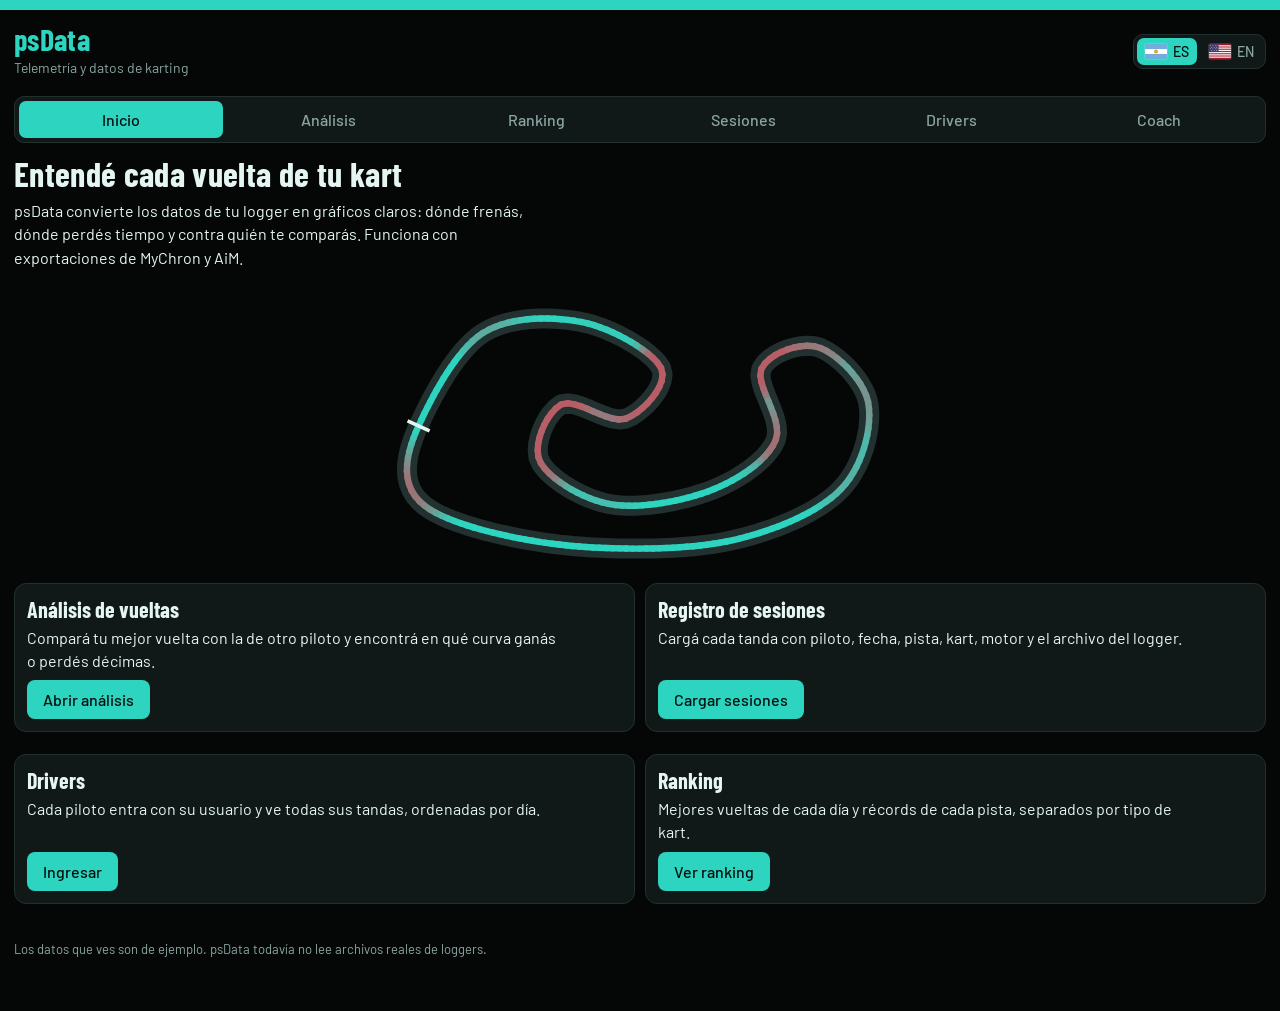
<file: index.html>
<!doctype html>
<html lang="es"><head><meta charset="utf-8">
<meta name="viewport" content="width=device-width, initial-scale=1, viewport-fit=cover">
<title>psData · Telemetría y datos de karting</title>
<meta name="description" content="Analizá vueltas, compará pilotos y seguí carreras de karting con telemetría de MyChron y AiM.">
<link rel="canonical" href="https://TUDOMINIO.com/">
<meta property="og:type" content="website"><meta property="og:site_name" content="psData">
<meta property="og:title" content="psData · Telemetría y datos de karting"><meta property="og:description" content="Analizá vueltas, compará pilotos y seguí carreras de karting con telemetría de MyChron y AiM."><meta property="og:url" content="https://TUDOMINIO.com/">
<meta name="twitter:card" content="summary">
<link rel="icon" href="data:image/svg+xml,%3Csvg xmlns='http://www.w3.org/2000/svg' viewBox='0 0 100 100'%3E%3Ctext y='.9em' font-size='90'%3E🏁%3C/text%3E%3C/svg%3E">
<link href="https://fonts.googleapis.com/css2?family=Barlow+Condensed:wght@500;700&family=Barlow:wght@400;500&display=swap" rel="stylesheet">
<link rel="stylesheet" href="style.css?v=202611232330">
<script type="application/ld+json">{"@context":"https://schema.org","@type":"WebSite","name":"psData","url":"https://TUDOMINIO.com/","inLanguage":"es"}</script>
</head>
<body data-page="h">
<div class="flag"></div>
<header><a class="brand" href="index.html">psData</a><div class="sub">Telemetría y datos de karting</div></header>
<nav aria-label="Principal"><a href="index.html" aria-current="page">Inicio</a><a href="analisis.html">Análisis</a><a href="ranking.html">Ranking</a><a href="sesiones.html">Sesiones</a><a href="drivers.html">Drivers</a><a href="coach.html">Coach</a></nav>
<main><h1>Entendé cada vuelta de tu kart</h1><p class="intro">psData convierte los datos de tu logger en gráficos claros: dónde frenás, dónde perdés tiempo y contra quién te comparás. Funciona con exportaciones de MyChron y AiM.</p>
<div id="view"></div>
<section class="feat" aria-label="Qué podés hacer">
<div class="card"><h2>Análisis de vueltas</h2><p>Compará tu mejor vuelta con la de otro piloto y encontrá en qué curva ganás o perdés décimas.</p><a class="cta" href="analisis.html">Abrir análisis</a></div>
<div class="card"><h2>Registro de sesiones</h2><p>Cargá cada tanda con piloto, fecha, pista, kart, motor y el archivo del logger.</p><a class="cta" href="sesiones.html">Cargar sesiones</a></div>
<div class="card"><h2>Drivers</h2><p>Cada piloto entra con su usuario y ve todas sus tandas, ordenadas por día.</p><a class="cta" href="drivers.html">Ingresar</a></div>
<div class="card"><h2>Ranking</h2><p>Mejores vueltas de cada día y récords de cada pista, separados por tipo de kart.</p><a class="cta" href="ranking.html">Ver ranking</a></div></section></main>
<footer><p>Los datos que ves son de ejemplo. psData todavía no lee archivos reales de loggers.</p></footer>
<script src="i18n.js?v=202611232330"></script>
<script src="app.js?v=202611232330"></script>
</body></html>
</file>
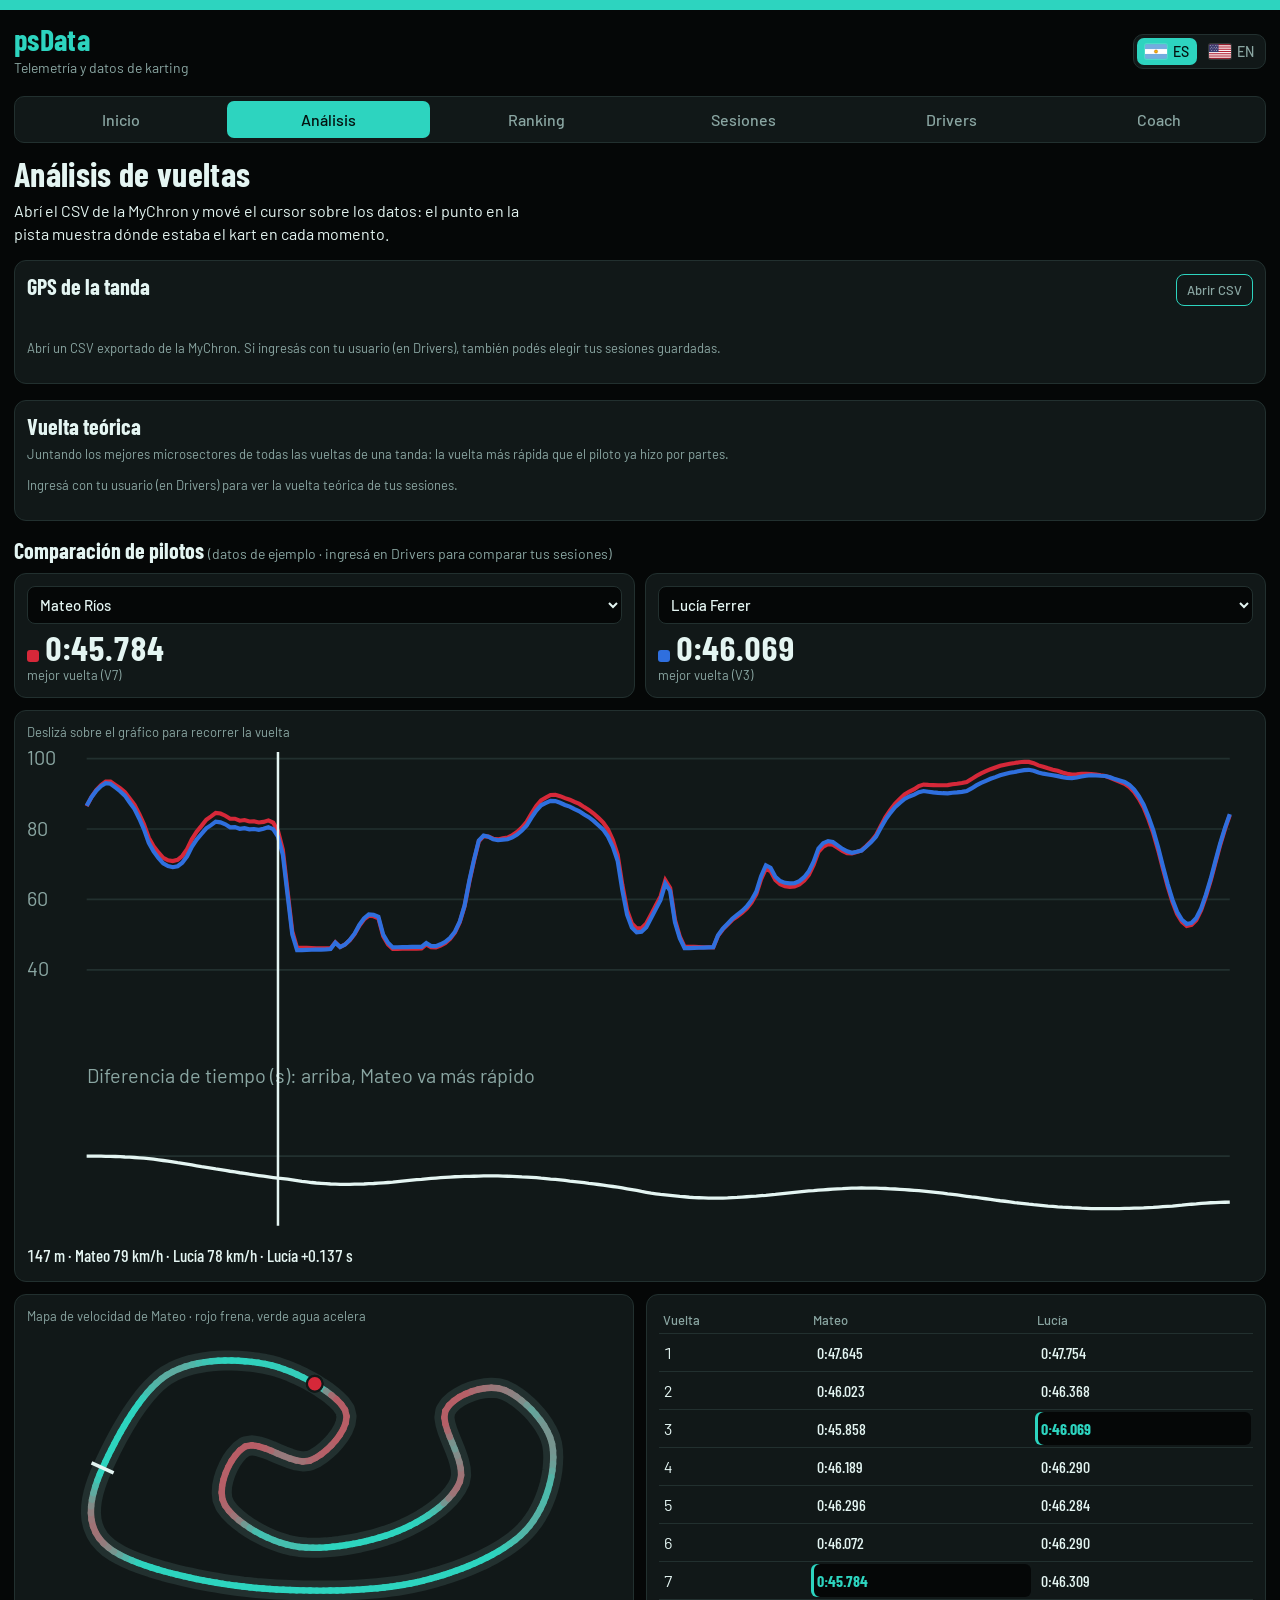
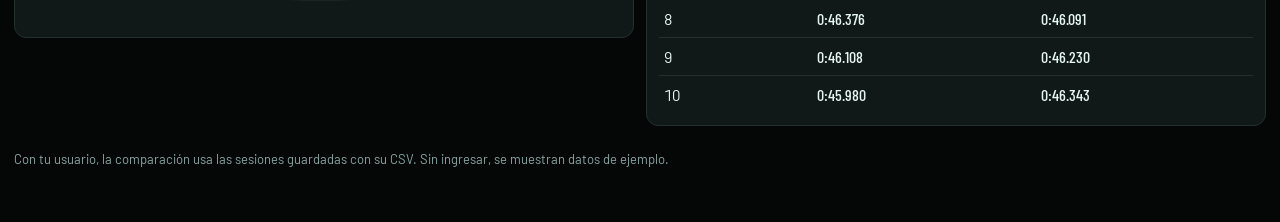
<file: analisis.html>
<!doctype html>
<html lang="es"><head><meta charset="utf-8">
<meta name="viewport" content="width=device-width, initial-scale=1, viewport-fit=cover">
<title>Análisis de vueltas de karting · psData</title>
<meta name="description" content="Compará dos pilotos metro a metro: velocidad, frenadas y diferencia de tiempo en cada vuelta.">
<link rel="canonical" href="https://TUDOMINIO.com/analisis.html">
<meta property="og:type" content="website"><meta property="og:site_name" content="psData">
<meta property="og:title" content="Análisis de vueltas de karting · psData"><meta property="og:description" content="Compará dos pilotos metro a metro: velocidad, frenadas y diferencia de tiempo en cada vuelta."><meta property="og:url" content="https://TUDOMINIO.com/analisis.html">
<meta name="twitter:card" content="summary">
<link rel="icon" href="data:image/svg+xml,%3Csvg xmlns='http://www.w3.org/2000/svg' viewBox='0 0 100 100'%3E%3Ctext y='.9em' font-size='90'%3E🏁%3C/text%3E%3C/svg%3E">
<link href="https://fonts.googleapis.com/css2?family=Barlow+Condensed:wght@500;700&family=Barlow:wght@400;500&display=swap" rel="stylesheet">
<link rel="stylesheet" href="style.css?v=202611232330">

</head>
<body data-page="a">
<div class="flag"></div>
<header><a class="brand" href="index.html">psData</a><div class="sub">Telemetría y datos de karting</div></header>
<nav aria-label="Principal"><a href="index.html">Inicio</a><a href="analisis.html" aria-current="page">Análisis</a><a href="ranking.html">Ranking</a><a href="sesiones.html">Sesiones</a><a href="drivers.html">Drivers</a><a href="coach.html">Coach</a></nav>
<main><h1>Análisis de vueltas</h1><p class="intro">Abrí el CSV de la MyChron y mové el cursor sobre los datos: el punto en la pista muestra dónde estaba el kart en cada momento.</p>
<div id="gpsv"></div>
<div id="teov"></div>
<h2 class="h2 demo">Comparación de pilotos</h2>
<div id="view"></div>
</main>
<footer><p>Con tu usuario, la comparación usa las sesiones guardadas con su CSV. Sin ingresar, se muestran datos de ejemplo.</p></footer>
<script src="i18n.js?v=202611232330"></script>
<script src="config.js?v=202611232330"></script>
<script src="app.js?v=202611232330"></script>
</body></html>
</file>
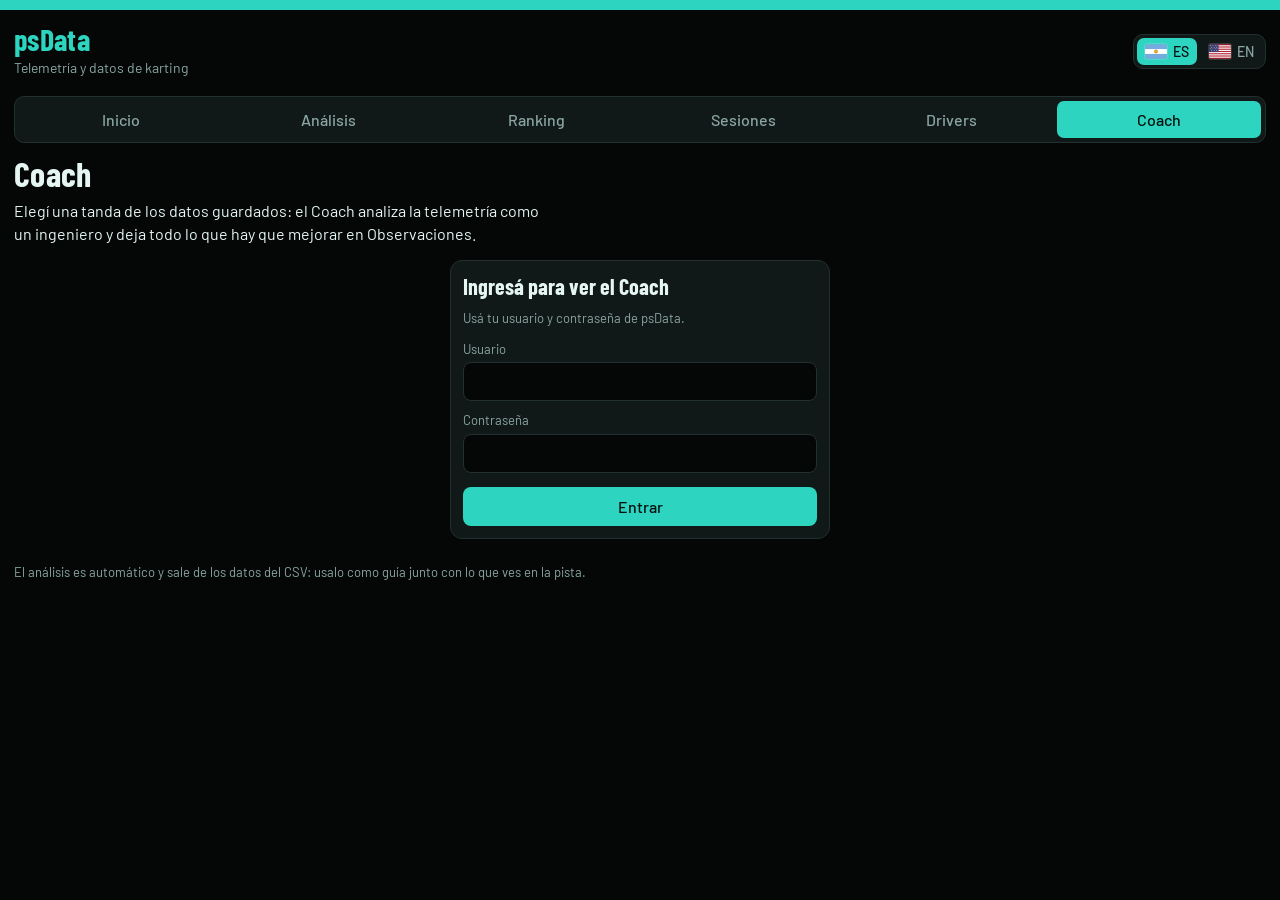
<file: coach.html>
<!doctype html>
<html lang="es"><head><meta charset="utf-8">
<meta name="viewport" content="width=device-width, initial-scale=1, viewport-fit=cover">
<title>Coach · psData</title>
<meta name="robots" content="noindex">
<meta name="description" content="Análisis de ingeniero de cada tanda: dónde se pierde tiempo y cómo corregirlo.">
<link rel="canonical" href="https://TUDOMINIO.com/coach.html">
<meta property="og:type" content="website"><meta property="og:site_name" content="psData">
<meta property="og:title" content="Coach · psData"><meta property="og:description" content="Análisis de ingeniero de cada tanda: dónde se pierde tiempo y cómo corregirlo."><meta property="og:url" content="https://TUDOMINIO.com/coach.html">
<meta name="twitter:card" content="summary">
<link rel="icon" href="data:image/svg+xml,%3Csvg xmlns='http://www.w3.org/2000/svg' viewBox='0 0 100 100'%3E%3Ctext y='.9em' font-size='90'%3E🏁%3C/text%3E%3C/svg%3E">
<link href="https://fonts.googleapis.com/css2?family=Barlow+Condensed:wght@500;700&family=Barlow:wght@400;500&display=swap" rel="stylesheet">
<link rel="stylesheet" href="style.css?v=202611232330">

</head>
<body data-page="c">
<div class="flag"></div>
<header><a class="brand" href="index.html">psData</a><div class="sub">Telemetría y datos de karting</div></header>
<nav aria-label="Principal"><a href="index.html">Inicio</a><a href="analisis.html">Análisis</a><a href="ranking.html">Ranking</a><a href="sesiones.html">Sesiones</a><a href="drivers.html">Drivers</a><a href="coach.html" aria-current="page">Coach</a></nav>
<main><h1>Coach</h1><p class="intro">Elegí una tanda de los datos guardados: el Coach analiza la telemetría como un ingeniero y deja todo lo que hay que mejorar en Observaciones.</p>
<div id="view"></div>
</main>
<footer><p>El análisis es automático y sale de los datos del CSV: usalo como guía junto con lo que ves en la pista.</p></footer>
<script src="i18n.js?v=202611232330"></script>
<script src="config.js?v=202611232330"></script>
<script src="app.js?v=202611232330"></script>
</body></html>
</file>
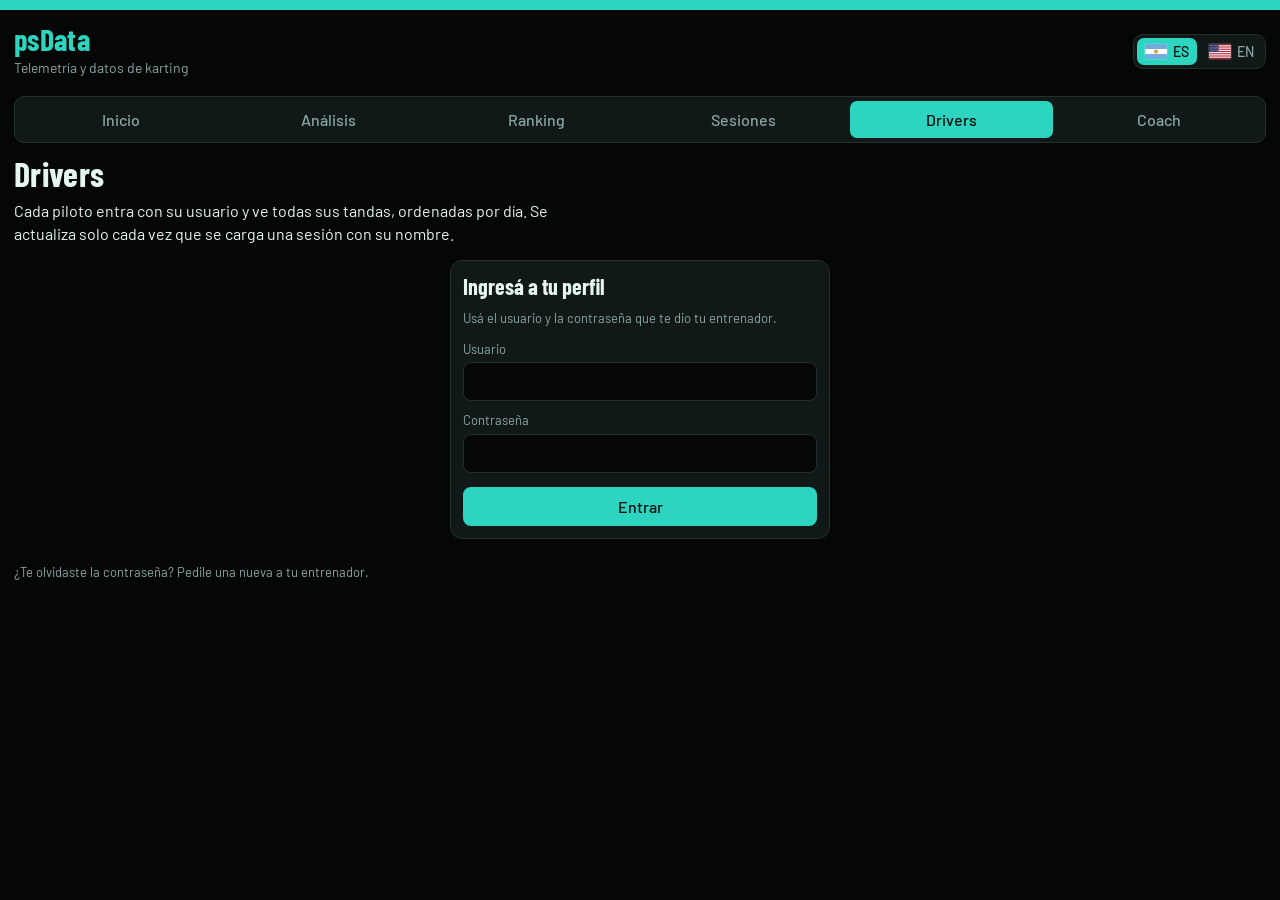
<file: drivers.html>
<!doctype html>
<html lang="es"><head><meta charset="utf-8">
<meta name="viewport" content="width=device-width, initial-scale=1, viewport-fit=cover">
<title>Drivers · psData</title>
<meta name="robots" content="noindex">
<meta name="description" content="Perfil de cada piloto con todas sus tandas de karting.">
<link rel="canonical" href="https://TUDOMINIO.com/drivers.html">
<meta property="og:type" content="website"><meta property="og:site_name" content="psData">
<meta property="og:title" content="Drivers · psData"><meta property="og:description" content="Perfil de cada piloto con todas sus tandas de karting."><meta property="og:url" content="https://TUDOMINIO.com/drivers.html">
<meta name="twitter:card" content="summary">
<link rel="icon" href="data:image/svg+xml,%3Csvg xmlns='http://www.w3.org/2000/svg' viewBox='0 0 100 100'%3E%3Ctext y='.9em' font-size='90'%3E🏁%3C/text%3E%3C/svg%3E">
<link href="https://fonts.googleapis.com/css2?family=Barlow+Condensed:wght@500;700&family=Barlow:wght@400;500&display=swap" rel="stylesheet">
<link rel="stylesheet" href="style.css?v=202611232330">
</head>
<body data-page="d">
<div class="flag"></div>
<header><a class="brand" href="index.html">psData</a><div class="sub">Telemetría y datos de karting</div></header>
<nav aria-label="Principal"><a href="index.html">Inicio</a><a href="analisis.html">Análisis</a><a href="ranking.html">Ranking</a><a href="sesiones.html">Sesiones</a><a href="drivers.html" aria-current="page">Drivers</a><a href="coach.html">Coach</a></nav>
<main><h1>Drivers</h1><p class="intro">Cada piloto entra con su usuario y ve todas sus tandas, ordenadas por día. Se actualiza solo cada vez que se carga una sesión con su nombre.</p>
<div id="view"></div>
</main>
<footer><p>¿Te olvidaste la contraseña? Pedile una nueva a tu entrenador.</p></footer>
<script src="i18n.js?v=202611232330"></script>
<script src="config.js?v=202611232330"></script>
<script src="app.js?v=202611232330"></script>
</body></html>
</file>
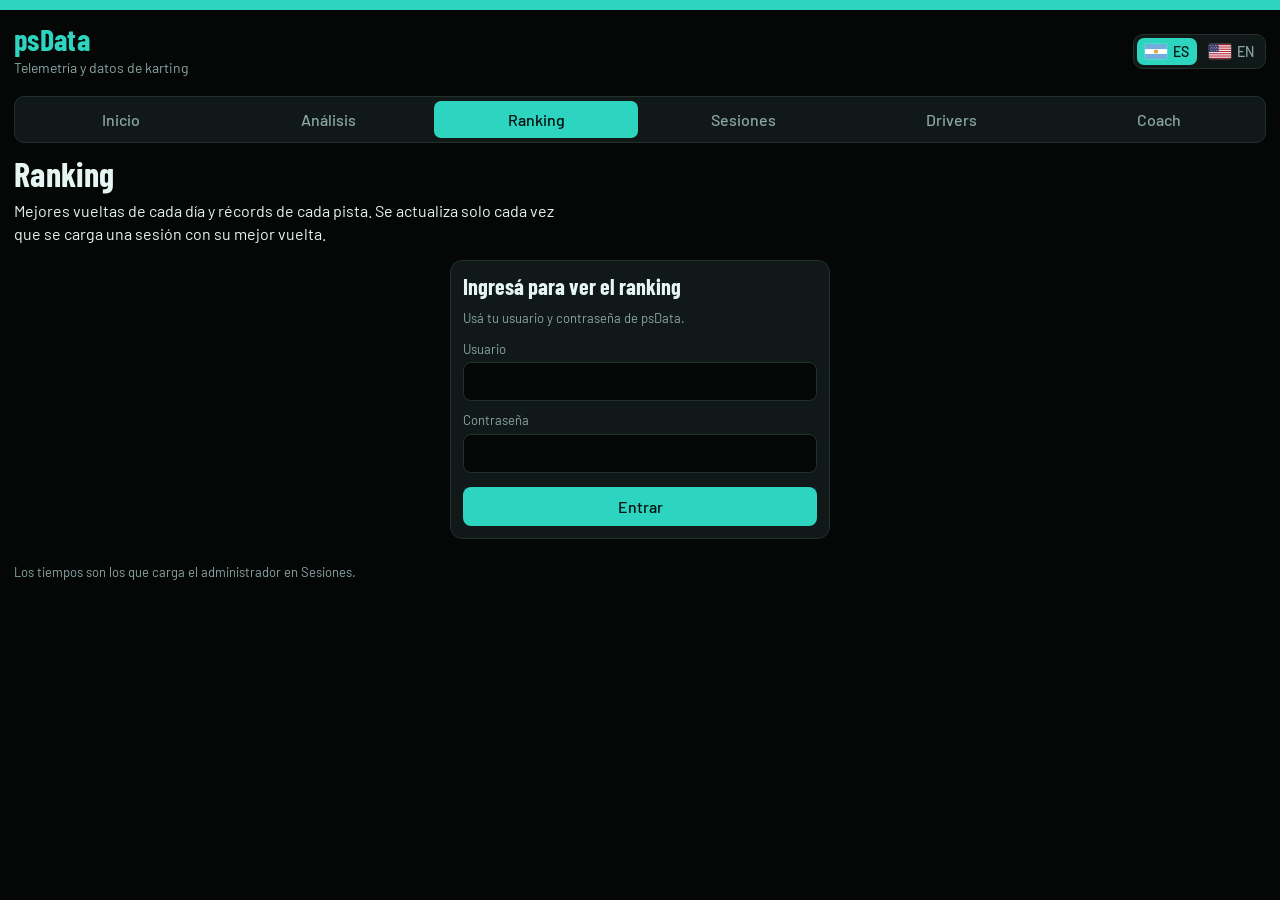
<file: ranking.html>
<!doctype html>
<html lang="es"><head><meta charset="utf-8">
<meta name="viewport" content="width=device-width, initial-scale=1, viewport-fit=cover">
<title>Ranking de pilotos de karting · psData</title>
<meta name="description" content="Puntos, mejores vueltas y regularidad de los pilotos del campeonato.">
<link rel="canonical" href="https://TUDOMINIO.com/ranking.html">
<meta property="og:type" content="website"><meta property="og:site_name" content="psData">
<meta property="og:title" content="Ranking de pilotos de karting · psData"><meta property="og:description" content="Puntos, mejores vueltas y regularidad de los pilotos del campeonato."><meta property="og:url" content="https://TUDOMINIO.com/ranking.html">
<meta name="twitter:card" content="summary">
<link rel="icon" href="data:image/svg+xml,%3Csvg xmlns='http://www.w3.org/2000/svg' viewBox='0 0 100 100'%3E%3Ctext y='.9em' font-size='90'%3E🏁%3C/text%3E%3C/svg%3E">
<link href="https://fonts.googleapis.com/css2?family=Barlow+Condensed:wght@500;700&family=Barlow:wght@400;500&display=swap" rel="stylesheet">
<link rel="stylesheet" href="style.css?v=202611232330">

</head>
<body data-page="r">
<div class="flag"></div>
<header><a class="brand" href="index.html">psData</a><div class="sub">Telemetría y datos de karting</div></header>
<nav aria-label="Principal"><a href="index.html">Inicio</a><a href="analisis.html">Análisis</a><a href="ranking.html" aria-current="page">Ranking</a><a href="sesiones.html">Sesiones</a><a href="drivers.html">Drivers</a><a href="coach.html">Coach</a></nav>
<main><h1>Ranking</h1><p class="intro">Mejores vueltas de cada día y récords de cada pista. Se actualiza solo cada vez que se carga una sesión con su mejor vuelta.</p>
<div id="view"></div>
</main>
<footer><p>Los tiempos son los que carga el administrador en Sesiones.</p></footer>
<script src="i18n.js?v=202611232330"></script>
<script src="config.js?v=202611232330"></script>
<script src="app.js?v=202611232330"></script>
</body></html>
</file>
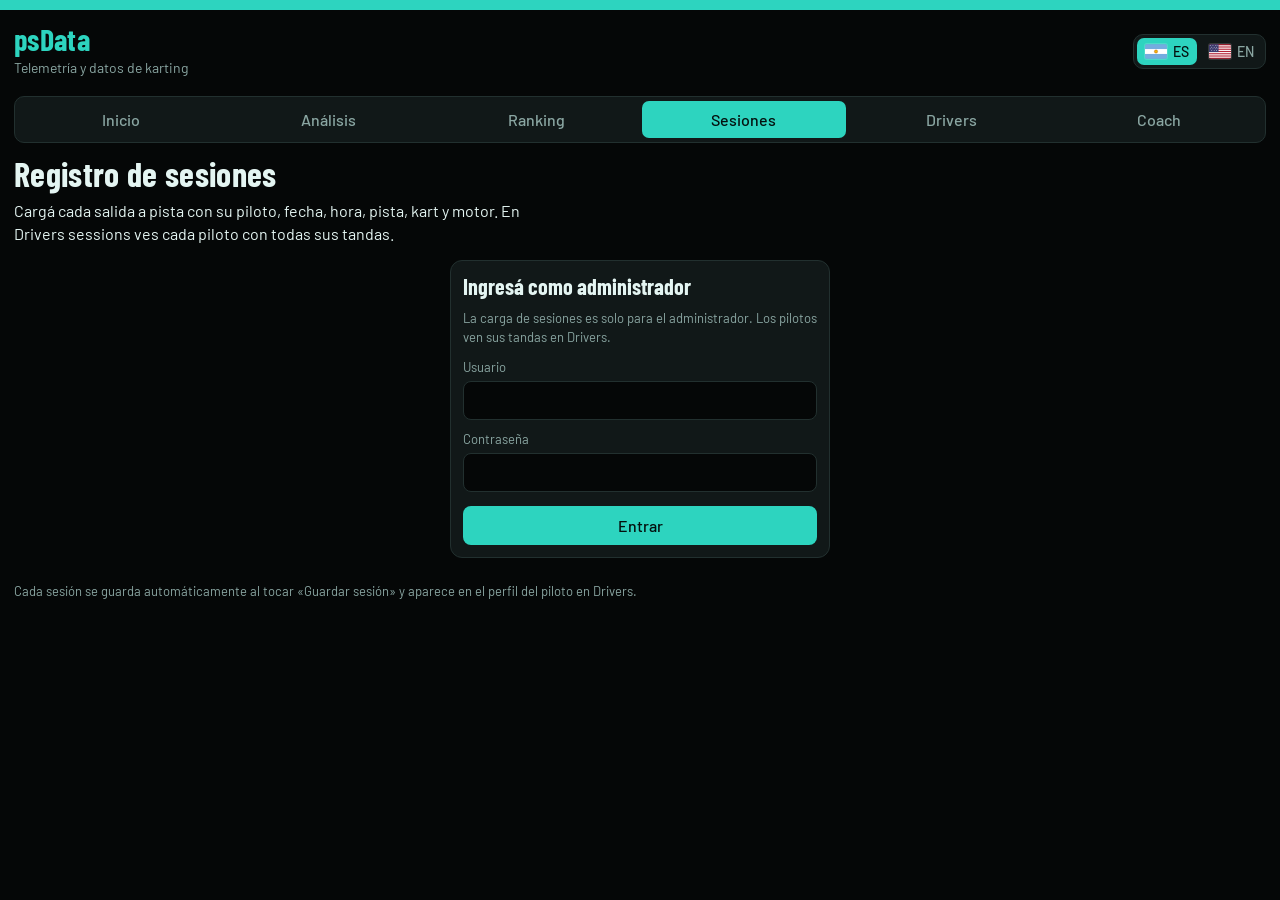
<file: sesiones.html>
<!doctype html>
<html lang="es"><head><meta charset="utf-8">
<meta name="viewport" content="width=device-width, initial-scale=1, viewport-fit=cover">
<title>Registro de sesiones de karting · psData</title>
<meta name="robots" content="noindex">
<meta name="description" content="Cargá cada sesión de karting: piloto, fecha, hora, número de kart, tipo de kart y motor.">
<link rel="canonical" href="https://TUDOMINIO.com/sesiones.html">
<meta property="og:type" content="website"><meta property="og:site_name" content="psData">
<meta property="og:title" content="Registro de sesiones de karting · psData"><meta property="og:description" content="Cargá cada sesión de karting: piloto, fecha, hora, número de kart, tipo de kart y motor."><meta property="og:url" content="https://TUDOMINIO.com/sesiones.html">
<meta name="twitter:card" content="summary">
<link rel="icon" href="data:image/svg+xml,%3Csvg xmlns='http://www.w3.org/2000/svg' viewBox='0 0 100 100'%3E%3Ctext y='.9em' font-size='90'%3E🏁%3C/text%3E%3C/svg%3E">
<link href="https://fonts.googleapis.com/css2?family=Barlow+Condensed:wght@500;700&family=Barlow:wght@400;500&display=swap" rel="stylesheet">
<link rel="stylesheet" href="style.css?v=202611232330">
</head>
<body data-page="s">
<div class="flag"></div>
<header><a class="brand" href="index.html">psData</a><div class="sub">Telemetría y datos de karting</div></header>
<nav aria-label="Principal"><a href="index.html">Inicio</a><a href="analisis.html">Análisis</a><a href="ranking.html">Ranking</a><a href="sesiones.html" aria-current="page">Sesiones</a><a href="drivers.html">Drivers</a><a href="coach.html">Coach</a></nav>
<main><h1>Registro de sesiones</h1><p class="intro">Cargá cada salida a pista con su piloto, fecha, hora, pista, kart y motor. En Drivers sessions ves cada piloto con todas sus tandas.</p>
<div id="view"></div>
</main>
<footer><p>Cada sesión se guarda automáticamente al tocar «Guardar sesión» y aparece en el perfil del piloto en Drivers.</p></footer>
<script src="i18n.js?v=202611232330"></script>
<script src="config.js?v=202611232330"></script>
<script src="app.js?v=202611232330"></script>
</body></html>
</file>
<file: style.css>
:root{--mv:#9B30FF;--bg:#050707;--surf:#111818;--ink:#E4F5F2;--mut:#8AA6A2;--line:#22302F;--acc:#2DD4BF;--acc-ink:#04110F;--best:#2DD4BF;color-scheme:dark;box-sizing:border-box;padding-top:env(safe-area-inset-top,0px);padding-bottom:env(safe-area-inset-bottom,0px)}
html{scroll-padding-top:env(safe-area-inset-top,0px)}
*{box-sizing:border-box}
body{margin:0;background:var(--bg);color:var(--ink);font:400 16px/1.45 Barlow,system-ui,sans-serif;max-width:1280px;margin-inline:auto;padding:0 14px 40px}
.flag{height:10px;margin:0 -14px;background:var(--acc)}
header{padding:14px 0 8px}
h1{font:700 30px/1 "Barlow Condensed",Impact,sans-serif;margin:0;letter-spacing:.01em}
.sub{color:var(--mut);font-size:14px;margin-top:4px}
nav{display:flex;gap:4px;background:var(--surf);border:1px solid var(--line);padding:4px;border-radius:10px;margin:10px 0 14px}
nav button{flex:1;border:0;background:none;color:var(--mut);font:500 16px Barlow,sans-serif;padding:9px 4px;border-radius:7px;cursor:pointer}
nav button[aria-selected="true"]{background:var(--acc);color:var(--acc-ink)}
button:focus-visible,select:focus-visible{outline:2px solid var(--best);outline-offset:2px}
.card{background:var(--surf);border:1px solid var(--line);border-radius:12px;padding:12px;margin-bottom:12px}
.two{display:grid;grid-template-columns:1fr 1fr;gap:10px}
select{width:100%;font:500 15px Barlow,sans-serif;background:var(--bg);color:var(--ink);border:1px solid var(--line);border-radius:8px;padding:8px}
.big{font:700 34px/1.05 "Barlow Condensed",sans-serif;font-variant-numeric:tabular-nums;margin-top:6px}
.mut{color:var(--mut);font-size:13px}
.chip{display:inline-block;width:12px;height:12px;border-radius:3px;margin-right:6px;vertical-align:-1px}
svg{display:block;width:100%;height:auto}
.map{max-height:300px}
.chart{touch-action:pan-y;cursor:crosshair}
.chart text{fill:var(--mut);font:12px Barlow,sans-serif}
.read{font:500 17px "Barlow Condensed",sans-serif;font-variant-numeric:tabular-nums;margin-top:6px;min-height:24px}
table{width:100%;border-collapse:collapse;font-variant-numeric:tabular-nums}
th{font-weight:500;color:var(--mut);text-align:left;font-size:13px;padding:4px}
td{padding:2px;border-top:1px solid var(--line)}
td button{width:100%;text-align:left;border:0;background:none;color:var(--ink);font:500 16px "Barlow Condensed",sans-serif;padding:7px 6px;border-radius:6px;cursor:pointer}
td button.on{background:var(--bg);box-shadow:inset 3px 0 0 var(--acc)}
td button.best{color:var(--best);font-weight:700}
.bar{height:8px;border-radius:4px;background:var(--line);overflow:hidden;min-width:60px}
.bar i{display:block;height:100%}
.tag{font-size:12px;color:var(--mut)}
@media(prefers-reduced-motion:reduce){*{transition:none!important}}

.brand{font:700 30px/1 "Barlow Condensed",Impact,sans-serif;color:var(--acc);text-decoration:none;letter-spacing:.01em}
nav a{flex:1;text-align:center;text-decoration:none;color:var(--mut);font:500 16px Barlow,sans-serif;padding:9px 4px;border-radius:7px}
nav a[aria-current="page"]{background:var(--acc);color:var(--acc-ink)}
nav a:focus-visible,.cta:focus-visible{outline:2px solid var(--best);outline-offset:2px}
h1{font-size:34px;margin:4px 0 8px}
.intro{max-width:60ch;margin:0 0 14px}
.feat{display:grid;gap:10px}
.feat h2{font:700 22px "Barlow Condensed",sans-serif;margin:0 0 4px}
.feat p{margin:0 0 8px;max-width:60ch}
.cta{display:inline-block;background:var(--acc);color:var(--acc-ink);font-weight:500;text-decoration:none;font:500 16px Barlow,sans-serif;padding:10px 16px;border-radius:8px}
footer{margin-top:24px;color:var(--mut);font-size:13px}

/* Sesiones */
.ses{display:grid;gap:12px}
.col h2,.head h2{font:700 22px "Barlow Condensed",sans-serif;margin:0 0 10px}
.col label{display:block;color:var(--mut);font-size:13px;margin-bottom:10px}
.col input,.col select{display:block;width:100%;margin-top:4px;font:500 16px Barlow,sans-serif;background:var(--bg);color:var(--ink);border:1px solid var(--line);border-radius:8px;padding:9px;color-scheme:dark}
.col input:focus-visible,.col select:focus-visible{outline:2px solid var(--acc);outline-offset:1px;border-color:var(--acc)}
.pair{display:grid;grid-template-columns:minmax(0,1fr) minmax(0,1fr);gap:10px}
.col input[type=date],.col input[type=time]{-webkit-appearance:none;appearance:none;min-width:0;min-height:42px;text-align:left}
.col input::-webkit-date-and-time-value{text-align:left}
form.col .cta{border:0;cursor:pointer;width:100%;margin-top:4px}
#msg{min-height:20px;margin-top:8px}
.head{display:flex;flex-wrap:wrap;align-items:baseline;justify-content:space-between;gap:8px}
.tools{display:flex;gap:8px;margin-bottom:10px}
.tools select{width:auto;max-width:180px}
.ghost{background:none;border:1px solid var(--acc);color:var(--acc);font:500 14px Barlow,sans-serif;border-radius:8px;padding:7px 10px;cursor:pointer;white-space:nowrap}
.tw{overflow-x:auto}
.db td{padding:8px 4px;font-size:15px;white-space:nowrap}
.db td.num{font:700 17px "Barlow Condensed",sans-serif;color:var(--acc)}
.db .empty{text-align:center;padding:18px;white-space:normal}
.del{background:none;border:0;color:var(--mut);cursor:pointer;font-size:14px;padding:4px 8px;border-radius:6px}
.del:hover,.del:focus-visible{color:#F0627A;background:var(--bg)}
.sync{font-size:13px;padding:7px 10px;border-radius:8px;margin-bottom:10px;border:1px solid var(--line);color:var(--mut)}
.sync:empty{display:none}
.sync.ok{color:var(--acc);border-color:color-mix(in srgb,var(--acc) 40%,transparent)}
.sync.ok::before{content:"● "}
.sync.warn,.sync.err{color:#F2C14E;border-color:#5A4A1E}
.db tr.pend td{opacity:.6}
.drv{border-top:1px solid var(--line)}
.drv summary{display:flex;align-items:center;gap:6px;padding:10px 2px;cursor:pointer;list-style:none}
.drv summary::-webkit-details-marker{display:none}
.drv summary::after{content:"›";margin-left:8px;color:var(--mut);transition:transform .15s}
.drv[open] summary::after{transform:rotate(90deg)}
.dn{font:700 18px "Barlow Condensed",sans-serif}
.dc{margin-left:auto;color:var(--acc);font-size:13px;font-variant-numeric:tabular-nums}
.dinfo{display:grid;grid-template-columns:1fr 1fr;gap:6px 10px;margin:0 0 10px;padding:8px 10px;background:var(--bg);border-radius:8px}
.dinfo dt{color:var(--mut);font-size:12px}
.dinfo dd{margin:0;font-size:14px}
.tandas{list-style:none;margin:0 0 12px;padding:0}
.tandas li{display:grid;gap:1px;padding:7px 0 7px 10px;border-left:2px solid var(--acc);margin-bottom:6px;font-size:14px}
.tandas b{font:700 15px "Barlow Condensed",sans-serif;color:var(--acc)}
@media(min-width:900px){.dad{grid-template-columns:340px 1fr;align-items:start}.ses{grid-template-columns:300px 1fr;align-items:start}.ses aside{grid-column:2}}
@media(min-width:1280px){.ses{grid-template-columns:300px 1fr 320px}.ses aside{grid-column:auto}}
nav{flex-wrap:wrap}
@media(max-width:420px){nav a{font-size:14px;padding:9px 2px}}
.drop{position:relative}
.drop .opt{color:var(--mut);opacity:.8}
.drop input[type=file]{position:absolute;inset:0;opacity:0;cursor:pointer;margin:0;width:100%;height:100%}
.drop .fn{display:block;margin-top:4px;padding:14px 12px;border:1.5px dashed var(--line);border-radius:8px;color:var(--mut);font-size:14px;text-align:center;word-break:break-all}
.drop.has .fn{border-color:var(--acc);color:var(--acc);border-style:solid}
.drop:focus-within .fn{outline:2px solid var(--acc);outline-offset:1px}
.cta:disabled{opacity:.6;cursor:wait}
a.file{color:var(--acc);text-decoration:none;font-size:14px;white-space:nowrap}
a.file:hover{text-decoration:underline}
.tandas a.file{white-space:normal;word-break:break-all}
/* Cuentas y Drivers */
.ubar{display:flex;align-items:center;justify-content:space-between;gap:10px;flex-wrap:wrap;background:var(--surf);border:1px solid var(--line);border-radius:10px;padding:8px 12px;margin-bottom:12px;font-size:14px}
.login{max-width:380px;margin:0 auto}
.login p{margin:0 0 12px}
.login .cta,#fc .cta{border:0;cursor:pointer;width:100%;margin-top:4px}
.h2,.pn{font:700 26px "Barlow Condensed",sans-serif;margin:0 0 10px}
.dad{display:grid;gap:12px}
.stack{display:grid;gap:12px;align-content:start}
.pw{display:flex;gap:8px;align-items:stretch}
.pw input{flex:1}
.pw .ghost{margin-top:4px}
#cm{margin-top:8px;min-height:20px;word-break:break-word}
#cm b{color:var(--acc)}
.acc{display:flex;align-items:center;gap:6px;border-top:1px solid var(--line);padding:6px 0}
.acc.on .an b{color:var(--acc)}
.an{flex:1;min-width:0;display:grid;text-align:left;background:none;border:0;color:var(--ink);padding:6px 4px;border-radius:6px;cursor:pointer;font:500 16px Barlow,sans-serif}
.an b{font:700 18px "Barlow Condensed",sans-serif}
.an .mut{font-size:13px}
.an:hover{background:var(--bg)}
.ghost.sm{font-size:13px;padding:5px 8px}
.sin{margin-top:12px;line-height:2}
.chipb{background:var(--bg);border:1px dashed var(--line);color:var(--ink);border-radius:20px;padding:3px 10px;font:500 13px Barlow,sans-serif;cursor:pointer}
.chipb:hover{border-color:var(--acc);color:var(--acc)}
.nocc{font-size:11px;color:#F2C14E;border:1px solid #5A4A1E;border-radius:10px;padding:1px 6px;margin-left:4px}
.mini{display:inline-block;margin-top:6px;color:var(--acc);font-size:13px;text-decoration:none}
.stats{display:grid;grid-template-columns:repeat(4,1fr);gap:8px;margin-bottom:10px}
.st{background:var(--bg);border-radius:8px;padding:8px;text-align:center}
.st .big{font-size:28px;margin:0;color:var(--acc)}
.hab{margin-bottom:6px}
.hab b{color:var(--ink);font-weight:500}
.dia{border-top:1px solid var(--line);padding-top:10px;margin-top:10px}
.dia h3{font:700 19px "Barlow Condensed",sans-serif;margin:0 0 8px}
.dia h3 .mut{font:400 13px Barlow,sans-serif}
.solo{max-width:640px;margin:0 auto}
.upd{text-align:center}
button.file{background:none;border:0;padding:0;color:var(--acc);font:500 14px Barlow,sans-serif;cursor:pointer;text-align:left}
button.file:hover{text-decoration:underline}
button.file:disabled{opacity:.6;cursor:wait}
@media(max-width:520px){.stats{grid-template-columns:repeat(2,1fr)}}
/* Ranking */
.rf{display:grid;grid-template-columns:1fr 1fr;gap:10px}
.rf label{color:var(--mut);font-size:13px}
.rf select{margin-top:4px}
.rk{display:grid;gap:12px}
.rk .head select{width:auto;max-width:100%;margin-bottom:10px}
.rank td{padding:9px 4px;white-space:normal}
.rank .pos{font:700 20px "Barlow Condensed",sans-serif;width:28px}
.db .t,.rank .t{font:700 17px "Barlow Condensed",sans-serif;font-variant-numeric:tabular-nums;white-space:nowrap}
.rank tr:first-child .pos{color:var(--acc)}
.rank tr.yo td{background:color-mix(in srgb,var(--acc) 10%,transparent)}
.bdg{display:inline-block;font:500 11px Barlow,sans-serif;border-radius:10px;padding:1px 7px;margin-left:4px;vertical-align:1px;white-space:nowrap}
.bdg.rec{background:var(--acc);color:var(--acc-ink)}
.bdg.pb{border:1px solid var(--acc);color:var(--acc)}
.sm{font-size:13px;margin:-4px 0 8px}
.tl{color:var(--acc);font-weight:600}
@media(min-width:900px){.rk{grid-template-columns:1fr 1fr;align-items:start}}
.csvi{margin:-4px 0 10px;font-size:13px}.csvi:empty{display:none}.csvi.ok{color:var(--acc)}.csvi.warn{color:#F2C14E}
.phint{font-size:13px;margin-top:5px;min-height:0;color:var(--mut)}.phint:empty{display:none}.phint.ok{color:var(--acc)}.phint.warn{color:#F2C14E}.phint b{color:var(--ink)}.pbtn{display:flex;flex-wrap:wrap;gap:6px;margin-top:6px}
.db th.c,.db td.c{text-align:center}
.cat+.cat{margin-top:16px}.cat h3{font:700 18px "Barlow Condensed",sans-serif;margin:0 0 4px;display:flex;align-items:baseline;gap:6px}.cat h3 .ct{background:var(--acc);color:var(--acc-ink);border-radius:6px;padding:1px 8px}.cat h3 .mut{font:400 13px Barlow,sans-serif}
.rank{table-layout:fixed}
.rank th:nth-child(1){width:30px}.rank th:nth-child(3){width:84px}.rank th:nth-child(4){width:64px}.rank th:nth-child(5){width:84px}
.rank td:nth-child(2){overflow-wrap:anywhere}
.rank td:nth-child(2) .bdg{white-space:normal;max-width:100%;line-height:1.25;margin-left:0}
.ses .db th,.ses .db td{text-align:center;vertical-align:middle}
/* Mejor vuelta: siempre en violeta */
.db .t,.tl,.st.mv .big{color:var(--mv)}
.db.rank .t{color:var(--ink)}
.db.rank tbody tr:first-child .t{color:var(--mv)}
.tl{font-weight:600}
.bdg.rec{background:var(--mv);color:#fff}
.bdg.pb{border-color:var(--acc);color:var(--acc)}
.tandas b.tl{color:var(--mv);font-family:inherit;font-size:inherit}
/* Mismo ancho en todas las páginas: contenido de Inicio y Análisis */
@media(min-width:900px){.feat{grid-template-columns:repeat(2,1fr)}.feat .card{display:flex;flex-direction:column}.feat .card .cta{margin-top:auto;align-self:flex-start}}
@media(min-width:1100px){body[data-page="a"] #view{display:grid;grid-template-columns:1fr 1fr;gap:12px;align-items:start}body[data-page="a"] #view>.card{margin-bottom:0}body[data-page="a"] #view>.two,body[data-page="a"] #view>.chartc{grid-column:1/-1}body[data-page="a"] #view>.two .card{margin-bottom:0}}
body[data-page="h"] #view{max-width:980px;margin-inline:auto}
/* GPS de la tanda */
.gpsc{margin-bottom:16px}
.gtools{align-items:center}
.filebtn{display:inline-flex;align-items:center;cursor:pointer}
.filebtn:focus-within{outline:2px solid var(--acc);outline-offset:2px}
#gs-ses{max-width:280px}
.gsel{display:grid;grid-template-columns:1fr 1fr;gap:10px;margin-bottom:10px}
@media(min-width:760px){.gsel{grid-template-columns:repeat(3,1fr)}}
.gsel label:nth-child(3){grid-column:auto}
.gsel label{color:var(--mut);font-size:13px}
.gsel select{margin-top:4px}
.gwrap{display:grid;gap:12px}
.gmap svg{width:100%;max-height:380px;touch-action:none;cursor:crosshair}
.gleg{display:flex;align-items:center;gap:6px;font-size:12px;justify-content:center;margin-top:4px}
.gleg .lg{display:inline-block;width:14px;height:6px;border-radius:3px;margin-left:8px}
.gchartsvg{touch-action:pan-y}
.gchartsvg text{fill:var(--mut);font:12px Barlow,sans-serif}
.demo{margin:8px 0 10px;font-size:22px}
.demo .mut{font:400 14px Barlow,sans-serif}
[hidden]{display:none!important}
@media(min-width:900px){.gwrap{grid-template-columns:minmax(0,1fr) minmax(0,1.2fr);align-items:center}}
/* Comparación real */
.side label{display:block;color:var(--mut);font-size:13px;margin-top:8px}
.side select{margin-top:4px}
.sidet{font:700 18px "Barlow Condensed",sans-serif}
.warnt{color:#F2C14E}
.sn{fill:var(--mut)}
.secn{fill:var(--ink);font-family:"Barlow Condensed",sans-serif;font-weight:700;text-anchor:middle;paint-order:stroke;stroke:var(--bg);stroke-width:.6px}
.cmmap{width:100%;max-height:380px;touch-action:none;cursor:crosshair}
.sect td,.sect th{text-align:center;padding:6px 4px}
.sect td.win{font-weight:700}
.sect tr.tot td{border-top:2px solid var(--line);font-weight:700}
/* Coach */
.coach{display:grid;gap:12px}
.cmid{display:grid;gap:12px;align-content:start}
.cmid .card{margin-bottom:0}
.cdata h2,.cobs h2,.cmid h2{font:700 22px "Barlow Condensed",sans-serif;margin:0 0 6px}
.cpil{border-top:1px solid var(--line)}
.cpil summary{cursor:pointer;padding:9px 2px;font:700 18px "Barlow Condensed",sans-serif;list-style:none}
.cpil summary::-webkit-details-marker{display:none}
.cpil summary::after{content:" ›";color:var(--mut)}
.cpil[open] summary::after{content:" ⌄"}
.cdia{font-size:12px;color:var(--mut);margin:6px 0 4px}
.ctan{display:grid;grid-template-columns:auto 1fr;gap:0 8px;width:100%;text-align:left;background:var(--bg);border:1px solid transparent;color:var(--ink);border-radius:8px;padding:7px 9px;margin-bottom:5px;cursor:pointer;font:500 15px Barlow,sans-serif}
.ctan .t{text-align:right;font:700 16px "Barlow Condensed",sans-serif;color:var(--mv)}
.ctan .mut{grid-column:1/-1;font-size:12px}
.ctan.on{border-color:var(--acc)}
.ctan:hover{border-color:var(--line)}
.refl{display:block;color:var(--mut);font-size:13px;margin:10px 0}
.refl select{margin-top:4px}
.cnum{fill:var(--bg);font-family:"Barlow Condensed",sans-serif;font-weight:700;text-anchor:middle}
.obs h3{font:700 18px "Barlow Condensed",sans-serif;margin:14px 0 6px;color:var(--acc)}
.obs h3:first-child{margin-top:4px}
.obs p,.obs li{font-size:14.5px;line-height:1.5;margin:0 0 8px}
.obs ol,.obs ul{padding-left:20px;margin:0 0 8px}
.obs ol li::marker{color:var(--mv);font-weight:700}
@media(min-width:1100px){.coach{grid-template-columns:260px minmax(0,1fr) 380px;align-items:start}.cobs{position:sticky;top:10px;max-height:calc(100vh - 20px);overflow:auto}}
@media(min-width:760px) and (max-width:1099px){.coach{grid-template-columns:240px minmax(0,1fr)}.cobs{grid-column:1/-1}}
@media(max-width:440px){nav{display:grid;grid-template-columns:repeat(3,1fr)}nav a{font-size:15px;padding:8px 2px}}
.obs p,.obs li{font-size:15.5px;line-height:1.55}
.obs ol li{margin-bottom:10px}
.obs h3{font-size:19px}
/* Idioma */
header{display:grid;grid-template-columns:1fr auto;column-gap:12px;align-items:center}
header .brand,header .sub{grid-column:1}
.lang{grid-column:2;grid-row:1/3;display:flex;gap:4px;background:var(--surf);border:1px solid var(--line);border-radius:10px;padding:3px}
.lang button{display:flex;align-items:center;gap:6px;background:none;border:0;color:var(--mut);font:500 14px Barlow,sans-serif;padding:5px 8px;border-radius:7px;cursor:pointer}
.lang button svg{width:22px;height:15px;border-radius:2px;box-shadow:0 0 0 1px rgba(255,255,255,.15)}
.lang button[aria-pressed="true"]{background:var(--acc);color:var(--acc-ink)}
.lang button:focus-visible{outline:2px solid var(--acc);outline-offset:2px}
/* Coach: consejos con dibujo */
.tips{list-style:none;padding-left:0!important;counter-reset:tip}
ol.tips>li{counter-increment:tip}
.tipc{display:grid;grid-template-columns:118px 1fr;gap:10px;align-items:center;background:var(--bg);border-radius:10px;padding:10px;position:relative}
ol.tips .tipc::before{content:counter(tip);position:absolute;top:-6px;left:-6px;width:22px;height:22px;border-radius:50%;background:var(--mv);color:#fff;font:700 13px/22px Barlow,sans-serif;text-align:center}
.pic svg{width:100%;height:auto;display:block}
.pic .pl{fill:var(--ink);font:600 11px Barlow,sans-serif}
.pic .pl.c{text-anchor:middle}
.pic .pl.big{font-size:15px;font-weight:700}
.tipt{font-size:15.5px;line-height:1.5}
@media(max-width:420px){.tipc{grid-template-columns:1fr}.pic{max-width:220px}}
/* Vuelta teórica */
:root{--teo:#00C853}
.db td.teo,.st.teo .big{color:var(--teo);font-weight:700}
.teoc .head select{width:auto;max-width:100%;margin-bottom:8px}
.gn{color:#F2C14E;font-size:12px}
.stack{min-width:0;grid-template-columns:minmax(0,1fr)}
.teoc .sect{min-width:0}
@media(min-width:900px){.ses{grid-template-columns:300px minmax(0,1fr)}}
@media(min-width:1280px){.ses{grid-template-columns:300px minmax(0,1fr) 320px}}
#teov .teoc{margin-bottom:16px}
.tipc{grid-template-columns:170px 1fr}
@media(max-width:420px){.tipc{grid-template-columns:1fr}.pic{max-width:260px}}
#pnew{margin-top:6px}
/* Editar sesión */
.editbar{background:color-mix(in srgb,var(--acc) 14%,transparent);border:1px solid var(--acc);color:var(--acc);border-radius:8px;padding:6px 10px;font-size:14px;margin:-4px 0 10px}
form.col .gc{width:100%;margin-top:8px;padding:10px}
.acts{white-space:nowrap}
.edt{background:none;border:0;color:var(--mut);cursor:pointer;font-size:15px;padding:4px 8px;border-radius:6px}
.edt:hover,.edt:focus-visible{color:var(--acc);background:var(--bg)}
.db tr.editing td{background:color-mix(in srgb,var(--acc) 12%,transparent)}
.db tr.grp td{text-align:left!important;font:700 16px "Barlow Condensed",sans-serif;color:var(--acc);background:var(--bg);padding:8px 10px;border-top:2px solid var(--line)}
.db tr.grp td .mut{font:400 13px Barlow,sans-serif}
.tools{flex-wrap:wrap}
.tools select{max-width:200px}
/* Coach: ver curva de cerca */
#co-cv .head select{width:auto;max-width:100%;margin-bottom:8px}
.cvgrid{display:grid;gap:12px}
.cvpic{background:var(--bg);border-radius:10px;padding:8px}
.cvpic svg,.pic svg.cview{width:100%;height:auto;display:block;max-height:440px}
.cvtxt h3{font:700 22px "Barlow Condensed",sans-serif;margin:0 0 8px;display:flex;align-items:center;gap:8px;flex-wrap:wrap}
.cvtxt h3 .mut{font:400 13px Barlow,sans-serif}
.cvb{display:inline-grid;place-items:center;width:28px;height:28px;border-radius:50%;color:var(--bg);font:700 16px "Barlow Condensed",sans-serif}
.cvtip{font-size:16px;line-height:1.5;background:var(--bg);border-radius:10px;padding:10px;margin:0 0 10px}
.cvrow{display:flex;gap:8px;align-items:flex-start;font-size:14px;margin-bottom:8px}
.cvrow .lg{display:inline-block;width:16px;height:6px;border-radius:3px;margin-top:7px;flex:none}
.cpick{cursor:pointer}
@media(min-width:900px){.cvgrid{grid-template-columns:minmax(0,1.5fr) minmax(0,1fr);align-items:start}}
.iabox{margin-top:14px;padding-top:12px;border-top:1px solid var(--line)}
.iat{font:700 18px "Barlow Condensed",sans-serif;color:var(--acc);letter-spacing:.02em}
.iabox .sm{margin:2px 0 8px}
.iapt{font:500 14px Barlow,sans-serif;color:var(--mv);margin-bottom:6px;min-height:18px}
.iarow{display:flex;gap:8px}
.iarow input{flex:1;min-width:0;font:500 16px Barlow,sans-serif;background:var(--bg);color:var(--ink);border:1px solid var(--line);border-radius:8px;padding:9px;color-scheme:dark}
.iarow input:focus-visible{outline:2px solid var(--acc);outline-offset:1px}
.iarow .cta{border:0;cursor:pointer;flex:none}
.iaa{margin-top:10px}
.iaa:empty{display:none}
.iaq{font:500 14px Barlow,sans-serif;margin-bottom:6px}
.iar{background:var(--bg);border-left:3px solid var(--acc);border-radius:8px;padding:10px 12px;line-height:1.5}
.iar p{margin:0 0 6px}.iar p:last-child{margin:0}.iar ul{margin:4px 0 6px;padding-left:20px}
.cnum2{fill:var(--ink)}
.cbdg{display:inline-grid;place-items:center;width:16px;height:16px;border-radius:50%;border:1.5px solid var(--ink);font:700 11px "Barlow Condensed",sans-serif;color:var(--ink);margin:0 4px 0 12px;vertical-align:-3px}
</file>
